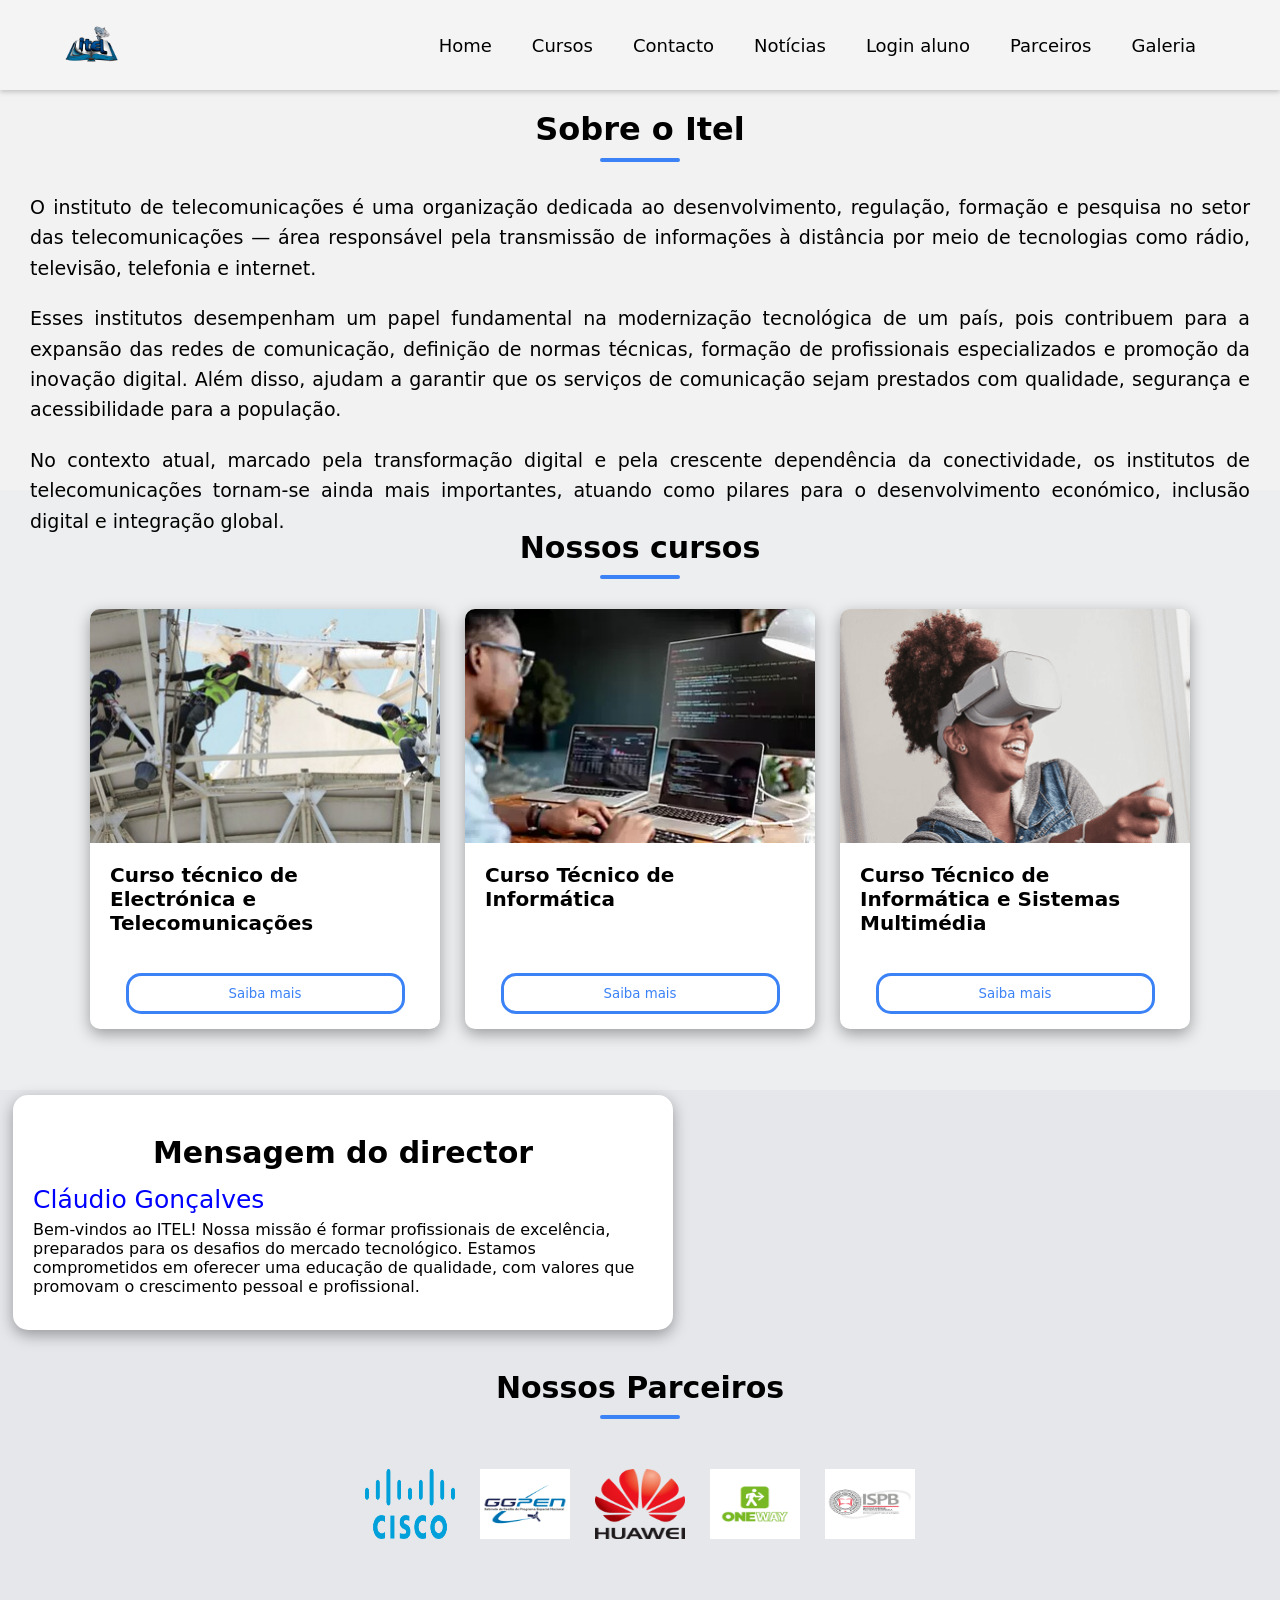
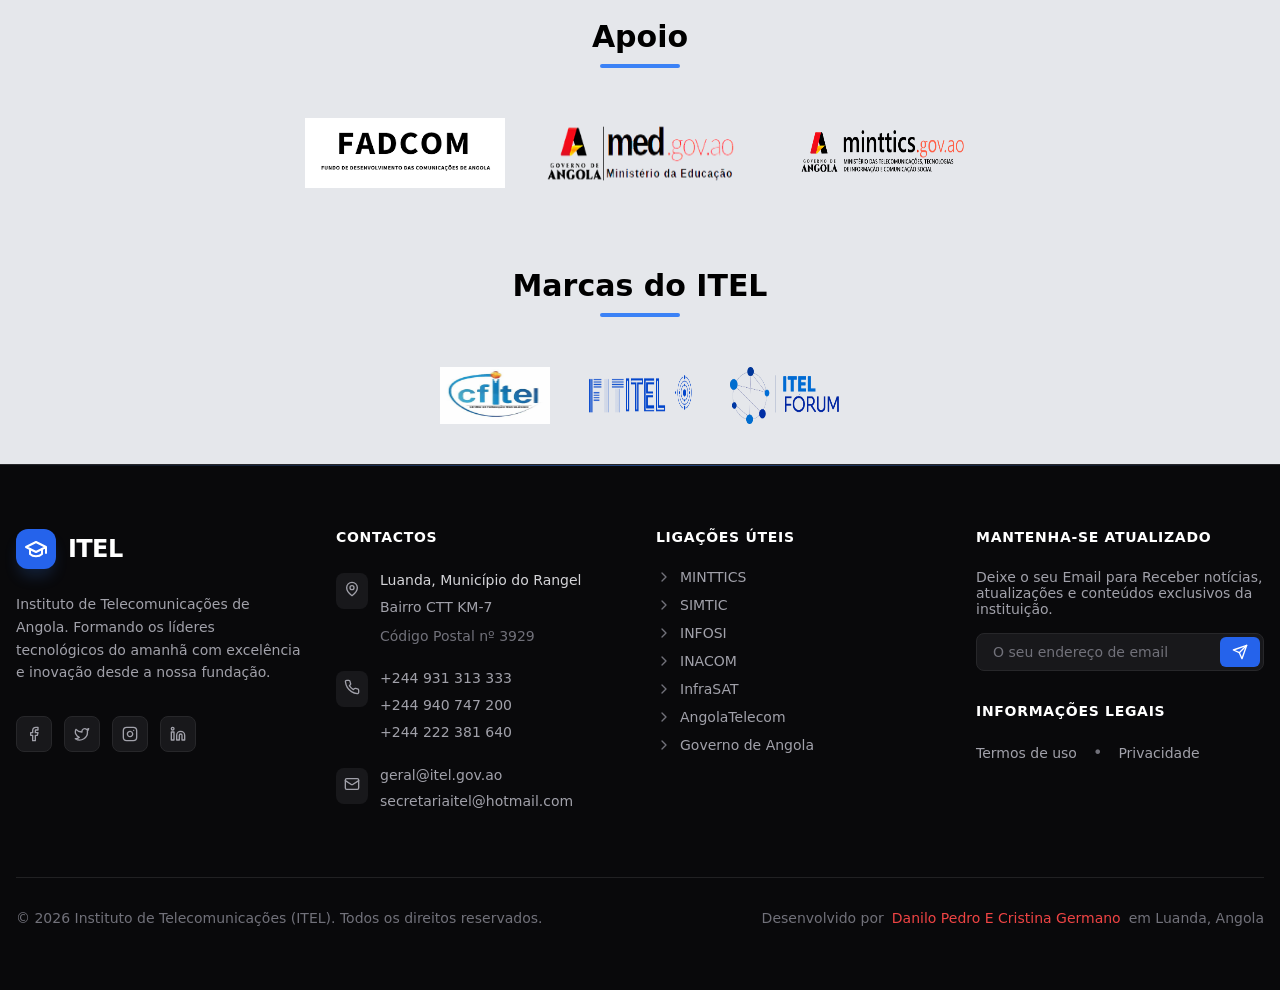
<file: Index.html>
<!DOCTYPE html>
<html lang="PT">

<head>
    <meta charset="UTF-8">
    <meta name="viewport" content="width=device-width, initial-scale=1.0">
    <title>ITEL</title>
    <link rel="stylesheet" href="Estilos Itel/estilo.css">
</head>

<body>
    <header>
        <div class="Navbar">
            <div class="Logo">
                <img src="Logo Itel/oficial.png" alt="">
            </div>
            <div>
                <nav>
                    <ol>
                        <li><a href="#">Home</a></li>
                        <li><a href="#Curso">Cursos</a></li>
                        <li><a href="#footer">Contacto</a></li>
                        <li><a href="noticias/noticia.html">Notícias</a></li>
                        <li><a href="login aluno/loginAluno.html">Login aluno</a></li>
                        <li><a href="#Parceiros">Parceiros</a></li>
                        <li><a href="itel - ex-direitores/itel - ex-direitores/ex-direitores.html">Galeria</a></li>
                    </ol>
                </nav>
            </div>
        </div>
    </header>
    <Main>
        <h1>Sobre o Itel</h1>
        <P> O instituto de telecomunicações é uma organização dedicada ao desenvolvimento, regulação, formação e
            pesquisa no setor das telecomunicações — área responsável pela transmissão de informações à distância
            por meio de tecnologias como rádio, televisão, telefonia e internet.</P>

        <p>Esses institutos desempenham um papel fundamental na modernização tecnológica de um país, pois contribuem
            para a expansão das redes de comunicação, definição de normas técnicas, formação de profissionais
            especializados e promoção da inovação digital. Além disso, ajudam a garantir que os serviços de
            comunicação sejam prestados com qualidade, segurança e acessibilidade para a população.</p>

        <p>No contexto atual, marcado pela transformação digital e pela crescente dependência da conectividade, os
            institutos de telecomunicações tornam-se ainda mais importantes, atuando como pilares para o
            desenvolvimento económico, inclusão digital e integração global.</p>
    </Main>

    <section class="Corpo" id="Curso">
        <h2>Nossos cursos</h2>
        <div class="paiCurso">
            <div class="filhaCurso">
                <div><img src="img/telecomunicacoes.png" alt="">
                </div>
                <div>
                    <p>Curso técnico de Electrónica e Telecomunicações</p>
                </div>
                <button>Saiba mais</button>
            </div>

            <div class="filhaCurso">
                <div><img src="img/informatica.jpg" alt=""></div>

                <div>
                    <p>Curso Técnico de Informática</p>
                </div>
                <button>Saiba mais</button>
            </div>
            <div class="filhaCurso">
                <div><img src="img/multimedia.png" alt=""></div>

                <div>
                    <p>Curso Técnico de Informática e Sistemas Multimédia </p>
                </div>
                <button>Saiba mais</button>
            </div>
        </div>
    </section>

    <section>

        <div>
            <div class="Mensagem">
                <div>
                    <div class="MensagemClaudio">
                        <h2>Mensagem do director</h2>
                        <p>Cláudio Gonçalves</p>
                    </div>
                    <p> Bem-vindos ao ITEL! Nossa missão é formar profissionais de excelência, preparados para os
                        desafios
                        do mercado tecnológico. Estamos comprometidos em oferecer uma educação de qualidade, com valores
                        que
                        promovam o crescimento pessoal e profissional.
                    </p>
                </div>
            </div>
        </div>
    </section>

    <section>
        <div>
            <h2 id="Parceiros">Nossos Parceiros</h2>
        </div>
        <div class="Parceiros">
            <img src="Nossos parceiros/cisco.png" alt="">
            <img src="Nossos parceiros/ggpen.png" alt="">
            <img src="Nossos parceiros/huawei.png" alt="">
            <img src="Nossos parceiros/oneway.png" alt="">
            <img src="Nossos parceiros/polibenguela.png" alt="">
        </div>
    </section>

    <section>
        <div>
            <h2>Apoio</h2>
        </div>
        <div class="Apoio">
            <img src="apoios/fadcom.png" alt="">
            <img src="apoios/med.png" alt="">
            <img src="apoios/minttics.png" alt="">
        </div>
    </section>
    <section>
        <div>
            <h2>Marcas do ITEL</h2>
        </div>
        <div class="Marcas">
            <img src="Marcas do ITEL/cfitel.jpg" alt="">
            <img src="Marcas do ITEL/fititel.png" alt="">
            <img src="Marcas do ITEL/itel_forum.png" alt="">
        </div>
    </section>
    </div>
    <footer class="footer" id="footer">

        <div class="footer-gradient"></div>

        <div class="footer-container">
            <div class="footer-grid">

                <div class="footer-col brand-col">
                    <div class="brand-header">
                        <div class="brand-logo">
                            <svg xmlns="http://www.w3.org/2000/svg" width="24" height="24" viewBox="0 0 24 24"
                                fill="none" stroke="currentColor" stroke-width="2" stroke-linecap="round"
                                stroke-linejoin="round">
                                <path d="M22 10v6M2 10l10-5 10 5-10 5z" />
                                <path d="M6 12v5c3 3 9 3 12 0v-5" />
                            </svg>
                        </div>
                        <span class="brand-name">ITEL</span>
                    </div>
                    <p class="brand-desc">
                        Instituto de Telecomunicações de Angola. Formando os líderes tecnológicos do amanhã com
                        excelência e inovação desde a nossa fundação.
                    </p>
                    <div class="social-links">
                        <a href="#" aria-label="Facebook">
                            <svg xmlns="http://www.w3.org/2000/svg" width="16" height="16" viewBox="0 0 24 24"
                                fill="none" stroke="currentColor" stroke-width="2" stroke-linecap="round"
                                stroke-linejoin="round">
                                <path d="M18 2h-3a5 5 0 0 0-5 5v3H7v4h3v8h4v-8h3l1-4h-4V7a1 1 0 0 1 1-1h3z" />
                            </svg>
                        </a>
                        <a href="#" aria-label="Twitter">
                            <svg xmlns="http://www.w3.org/2000/svg" width="16" height="16" viewBox="0 0 24 24"
                                fill="none" stroke="currentColor" stroke-width="2" stroke-linecap="round"
                                stroke-linejoin="round">
                                <path
                                    d="M22 4s-.7 2.1-2 3.4c1.6 10-9.4 17.3-18 11.6 2.2.1 4.4-.6 6-2C3 15.5.5 9.6 3 5c2.2 2.6 5.6 4.1 9 4-.9-4.2 4-6.6 7-3.8 1.1 0 3-1.2 3-1.2z" />
                            </svg>
                        </a>
                        <a href="#" aria-label="Instagram">
                            <svg xmlns="http://www.w3.org/2000/svg" width="16" height="16" viewBox="0 0 24 24"
                                fill="none" stroke="currentColor" stroke-width="2" stroke-linecap="round"
                                stroke-linejoin="round">
                                <rect width="20" height="20" x="2" y="2" rx="5" ry="5" />
                                <path d="M16 11.37A4 4 0 1 1 12.63 8 4 4 0 0 1 16 11.37z" />
                                <line x1="17.5" x2="17.51" y1="6.5" y2="6.5" />
                            </svg>
                        </a>
                        <a href="#" aria-label="LinkedIn">
                            <svg xmlns="http://www.w3.org/2000/svg" width="16" height="16" viewBox="0 0 24 24"
                                fill="none" stroke="currentColor" stroke-width="2" stroke-linecap="round"
                                stroke-linejoin="round">
                                <path
                                    d="M16 8a6 6 0 0 1 6 6v7h-4v-7a2 2 0 0 0-2-2 2 2 0 0 0-2 2v7h-4v-7a6 6 0 0 1 6-6z" />
                                <rect width="4" height="12" x="2" y="9" />
                                <circle cx="4" cy="4" r="2" />
                            </svg>
                        </a>
                    </div>
                </div>

                <div class="footer-col">
                    <h3 class="col-title">Contactos</h3>
                    <ul class="contact-list">
                        <li class="contact-item">
                            <div class="icon-box">
                                <svg xmlns="http://www.w3.org/2000/svg" width="16" height="16" viewBox="0 0 24 24"
                                    fill="none" stroke="currentColor" stroke-width="2" stroke-linecap="round"
                                    stroke-linejoin="round">
                                    <path d="M20 10c0 6-8 12-8 12s-8-6-8-12a8 8 0 0 1 16 0Z" />
                                    <circle cx="12" cy="10" r="3" />
                                </svg>
                            </div>
                            <div class="contact-info">
                                <p class="highlight-text">Luanda, Município do Rangel</p>
                                <p>Bairro CTT KM-7</p>
                                <p class="sub-text">Código Postal nº 3929</p>
                            </div>
                        </li>
                        <li class="contact-item">
                            <div class="icon-box">
                                <svg xmlns="http://www.w3.org/2000/svg" width="16" height="16" viewBox="0 0 24 24"
                                    fill="none" stroke="currentColor" stroke-width="2" stroke-linecap="round"
                                    stroke-linejoin="round">
                                    <path
                                        d="M22 16.92v3a2 2 0 0 1-2.18 2 19.79 19.79 0 0 1-8.63-3.07 19.5 19.5 0 0 1-6-6 19.79 19.79 0 0 1-3.07-8.67A2 2 0 0 1 4.11 2h3a2 2 0 0 1 2 1.72 12.84 12.84 0 0 0 .7 2.81 2 2 0 0 1-.45 2.11L8.09 9.91a16 16 0 0 0 6 6l1.27-1.27a2 2 0 0 1 2.11-.45 12.84 12.84 0 0 0 2.81.7A2 2 0 0 1 22 16.92z" />
                                </svg>
                            </div>
                            <div class="contact-info">
                                <a href="tel:+244931313333">+244 931 313 333</a>
                                <a href="tel:+244940747200">+244 940 747 200</a>
                                <a href="tel:+244222381640">+244 222 381 640</a>
                            </div>
                        </li>
                        <li class="contact-item">
                            <div class="icon-box">
                                <svg xmlns="http://www.w3.org/2000/svg" width="16" height="16" viewBox="0 0 24 24"
                                    fill="none" stroke="currentColor" stroke-width="2" stroke-linecap="round"
                                    stroke-linejoin="round">
                                    <rect width="20" height="16" x="2" y="4" rx="2" />
                                    <path d="m22 7-8.97 5.7a1.94 1.94 0 0 1-2.06 0L2 7" />
                                </svg>
                            </div>
                            <div class="contact-info">
                                <a href="mailto:geral@itel.gov.ao">geral@itel.gov.ao</a>
                                <a href="mailto:secretariaitel@hotmail.com">secretariaitel@hotmail.com</a>
                            </div>
                        </li>
                    </ul>
                </div>

                <div class="footer-col">
                    <h3 class="col-title">Ligações Úteis</h3>
                    <ul class="links-list">
                        <li><a href="#"><svg xmlns="http://www.w3.org/2000/svg" width="16" height="16"
                                    viewBox="0 0 24 24" fill="none" stroke="currentColor" stroke-width="2"
                                    stroke-linecap="round" stroke-linejoin="round">
                                    <path d="m9 18 6-6-6-6" />
                                </svg> <span>MINTTICS</span></a></li>
                        <li><a href="#"><svg xmlns="http://www.w3.org/2000/svg" width="16" height="16"
                                    viewBox="0 0 24 24" fill="none" stroke="currentColor" stroke-width="2"
                                    stroke-linecap="round" stroke-linejoin="round">
                                    <path d="m9 18 6-6-6-6" />
                                </svg> <span>SIMTIC</span></a></li>
                        <li><a href="#"><svg xmlns="http://www.w3.org/2000/svg" width="16" height="16"
                                    viewBox="0 0 24 24" fill="none" stroke="currentColor" stroke-width="2"
                                    stroke-linecap="round" stroke-linejoin="round">
                                    <path d="m9 18 6-6-6-6" />
                                </svg> <span>INFOSI</span></a></li>
                        <li><a href="#"><svg xmlns="http://www.w3.org/2000/svg" width="16" height="16"
                                    viewBox="0 0 24 24" fill="none" stroke="currentColor" stroke-width="2"
                                    stroke-linecap="round" stroke-linejoin="round">
                                    <path d="m9 18 6-6-6-6" />
                                </svg> <span>INACOM</span></a></li>
                        <li><a href="#"><svg xmlns="http://www.w3.org/2000/svg" width="16" height="16"
                                    viewBox="0 0 24 24" fill="none" stroke="currentColor" stroke-width="2"
                                    stroke-linecap="round" stroke-linejoin="round">
                                    <path d="m9 18 6-6-6-6" />
                                </svg> <span>InfraSAT</span></a></li>
                        <li><a href="#"><svg xmlns="http://www.w3.org/2000/svg" width="16" height="16"
                                    viewBox="0 0 24 24" fill="none" stroke="currentColor" stroke-width="2"
                                    stroke-linecap="round" stroke-linejoin="round">
                                    <path d="m9 18 6-6-6-6" />
                                </svg> <span>AngolaTelecom</span></a></li>
                        <li><a href="#"><svg xmlns="http://www.w3.org/2000/svg" width="16" height="16"
                                    viewBox="0 0 24 24" fill="none" stroke="currentColor" stroke-width="2"
                                    stroke-linecap="round" stroke-linejoin="round">
                                    <path d="m9 18 6-6-6-6" />
                                </svg> <span>Governo de Angola</span></a></li>
                    </ul>
                </div>

                <div class="footer-col newsletter-col">
                    <div class="newsletter-section">
                        <h3 class="col-title">Mantenha-se Atualizado</h3>
                        <p class="newsletter-desc">Deixe o seu Email para Receber notícias, atualizações e conteúdos exclusivos da instituição.</p>
                        <form class="newsletter-form" onsubmit="event.preventDefault();">
                            <input type="email" placeholder="O seu endereço de email" required>
                            <button type="submit" aria-label="Subscrever">
                                <svg xmlns="http://www.w3.org/2000/svg" width="16" height="16" viewBox="0 0 24 24"
                                    fill="none" stroke="currentColor" stroke-width="2" stroke-linecap="round"
                                    stroke-linejoin="round">
                                    <path d="m22 2-7 20-4-9-9-4Z" />
                                    <path d="M22 2 11 13" />
                                </svg>
                            </button>
                        </form>
                    </div>

                    <div class="legal-section">
                        <h3 class="col-title">Informações Legais</h3>
                        <div class="legal-links">
                            <a href="#">Termos de uso</a>
                            <span class="separator">•</span>
                            <a href="#">Privacidade</a>
                        </div>
                    </div>
                </div>

            </div>

            <div class="footer-bottom">
                <p class="copyright">
                    © 2026 Instituto de Telecomunicações (ITEL). Todos os direitos reservados.
                </p>
                <div class="made-with">
                    <span>Desenvolvido por</span>
                    <span class="heart">Danilo Pedro E Cristina Germano</span>
                    <span>em Luanda, Angola</span>
                </div>
            </div>
        </div>
    </footer>
</body>

</html>
</file>
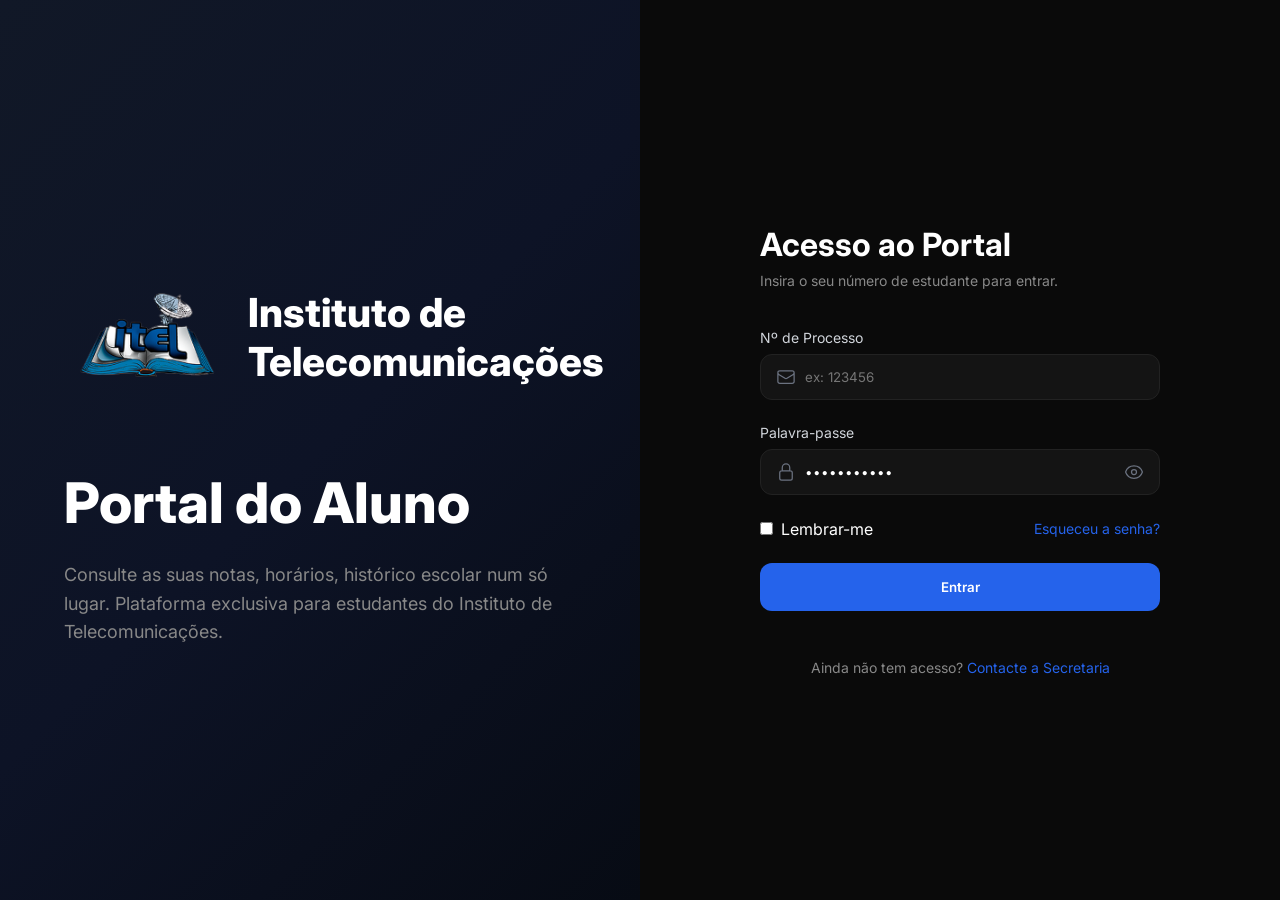
<file: login aluno/loginAluno.html>
<!DOCTYPE html>
<html lang="pt">

<head>
    <meta charset="UTF-8">
    <meta name="viewport" content="width=device-width, initial-scale=1.0">
    <title>ITEL - Portal do Aluno</title>
    <link rel="stylesheet" href="loginAluno.css">
    <link href="https://fonts.googleapis.com/css2?family=Inter:wght@400;500;600;700;800&display=swap" rel="stylesheet">
</head>

<body>

    <div class="container">

        <div class="left-panel">
            <div class="logo-container">
                <div class="logo-icon">
                    <img src="../Logo Itel/oficial.png" alt="">
                </div>
                <span class="logo-text">Instituto de Telecomunicações</span>
            </div>
            <h1 class="title">Portal do Aluno</h1>
            <p class="description">
                Consulte as suas notas, horários, histórico escolar num só lugar. Plataforma exclusiva para
                estudantes do Instituto de Telecomunicações.
            </p>
        </div>

        <div class="right-panel">
            <div class="form-container">
                <h2 class="form-title">Acesso ao Portal</h2>
                <p class="form-subtitle">Insira o seu número de estudante para entrar.</p>

                <form action="../Index.html">
                    <div class="input-group">
                        <label>Nº de Processo</label>
                        <div class="input-wrapper">
                            <svg class="input-icon" fill="none" viewBox="0 0 24 24" stroke="currentColor"
                                stroke-width="1.5">
                                <path stroke-linecap="round" stroke-linejoin="round"
                                    d="M21.75 6.75v10.5a2.25 2.25 0 01-2.25 2.25h-15a2.25 2.25 0 01-2.25-2.25V6.75m19.5 0A2.25 2.25 0 0019.5 4.5h-15a2.25 2.25 0 00-2.25 2.25m19.5 0v.243a2.25 2.25 0 01-1.07 1.916l-7.5 4.615a2.25 2.25 0 01-2.36 0L3.32 8.91a2.25 2.25 0 01-1.07-1.916V6.75" />
                            </svg>
                            <input type="text" class="input-field" placeholder="ex: 123456">
                        </div>
                    </div>

                    <div class="input-group">
                        <label>Palavra-passe</label>
                        <div class="input-wrapper">
                            <svg class="input-icon" fill="none" viewBox="0 0 24 24" stroke="currentColor"
                                stroke-width="1.5">
                                <path stroke-linecap="round" stroke-linejoin="round"
                                    d="M16.5 10.5V6.75a4.5 4.5 0 10-9 0v3.75m-.75 11.25h10.5a2.25 2.25 0 002.25-2.25v-6.75a2.25 2.25 0 00-2.25-2.25H6.75a2.25 2.25 0 00-2.25 2.25v6.75a2.25 2.25 0 002.25 2.25z" />
                            </svg>
                            <input type="password" class="input-field" value="password123"
                                style="padding-right: 2.75rem;">
                            <svg class="input-icon-right" fill="none" viewBox="0 0 24 24" stroke="currentColor"
                                stroke-width="1.5">
                                <path stroke-linecap="round" stroke-linejoin="round"
                                    d="M2.036 12.322a1.012 1.012 0 010-.639C3.423 7.51 7.36 4.5 12 4.5c4.638 0 8.573 3.007 9.963 7.178.07.207.07.431 0 .639C20.577 16.49 16.64 19.5 12 19.5c-4.638 0-8.573-3.007-9.963-7.178z" />
                                <path stroke-linecap="round" stroke-linejoin="round"
                                    d="M15 12a3 3 0 11-6 0 3 3 0 016 0z" />
                            </svg>
                        </div>
                    </div>

                    <div class="form-options">
                        <div class="checkbox-group">
                            <input type="checkbox" id="remember">
                            <label for="remember">Lembrar-me</label>
                        </div>
                        <a href="#" class="link">Esqueceu a senha?</a>
                    </div>

                    <button type="submit" class="btn-submit">Entrar</button>
                </form>

                <p class="footer-text">
                    Ainda não tem acesso? <a href="#" class="link">Contacte a Secretaria</a>
                </p>
            </div>
        </div>
    </div>

</body>

</html>
</file>
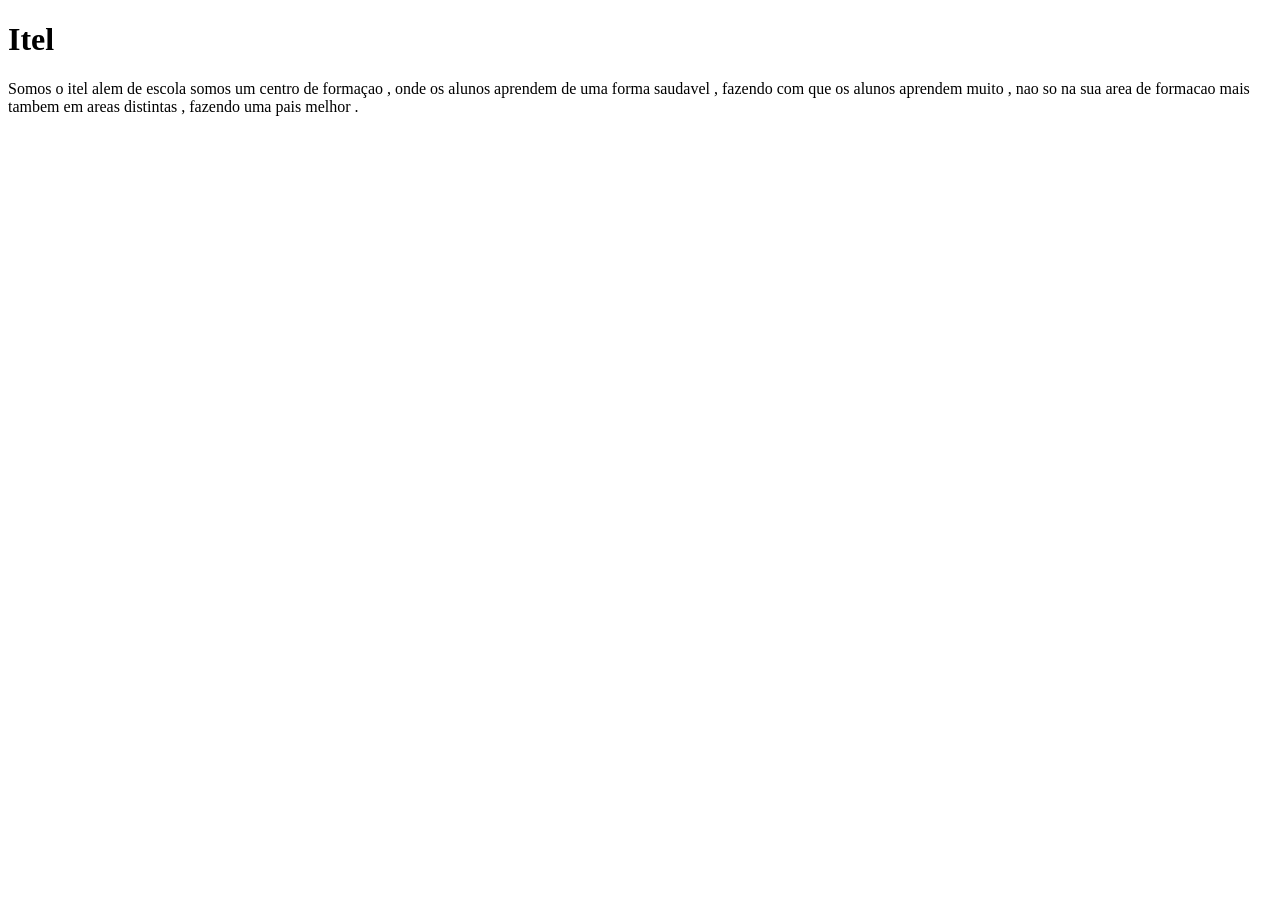
<file: noticias/Aulapratica.html>
<!DOCTYPE html>
<html lang="br-pr">
<head>
    <meta charset="UTF-8">
    <meta name="viewport" content="width=device-width, initial-scale=1.0">
    <title>Document</title>
</head>
<body>
    <head id="head">
        <div id="nav-link">
            <a href="home"></a>
            <a href="Sobre"></a>
            <a href="Aluno"></a>
            <a href="Actualidade"></a>
            <a href="Secretaria"></a>
            <a href="Galeria"></a>
            <a href="Huawei"></a>
            <a href="CFITEL"></a>
        </div>
        </head>
        <h1>Itel</h1>
        <p>Somos o itel alem de escola somos um centro de formaçao , onde os alunos aprendem de uma forma saudavel , 
            fazendo com que os alunos aprendem muito , nao so na sua area de formacao 
            mais tambem em areas distintas , fazendo uma pais melhor . </p>
            

    
  
</body>
</html>
</file>
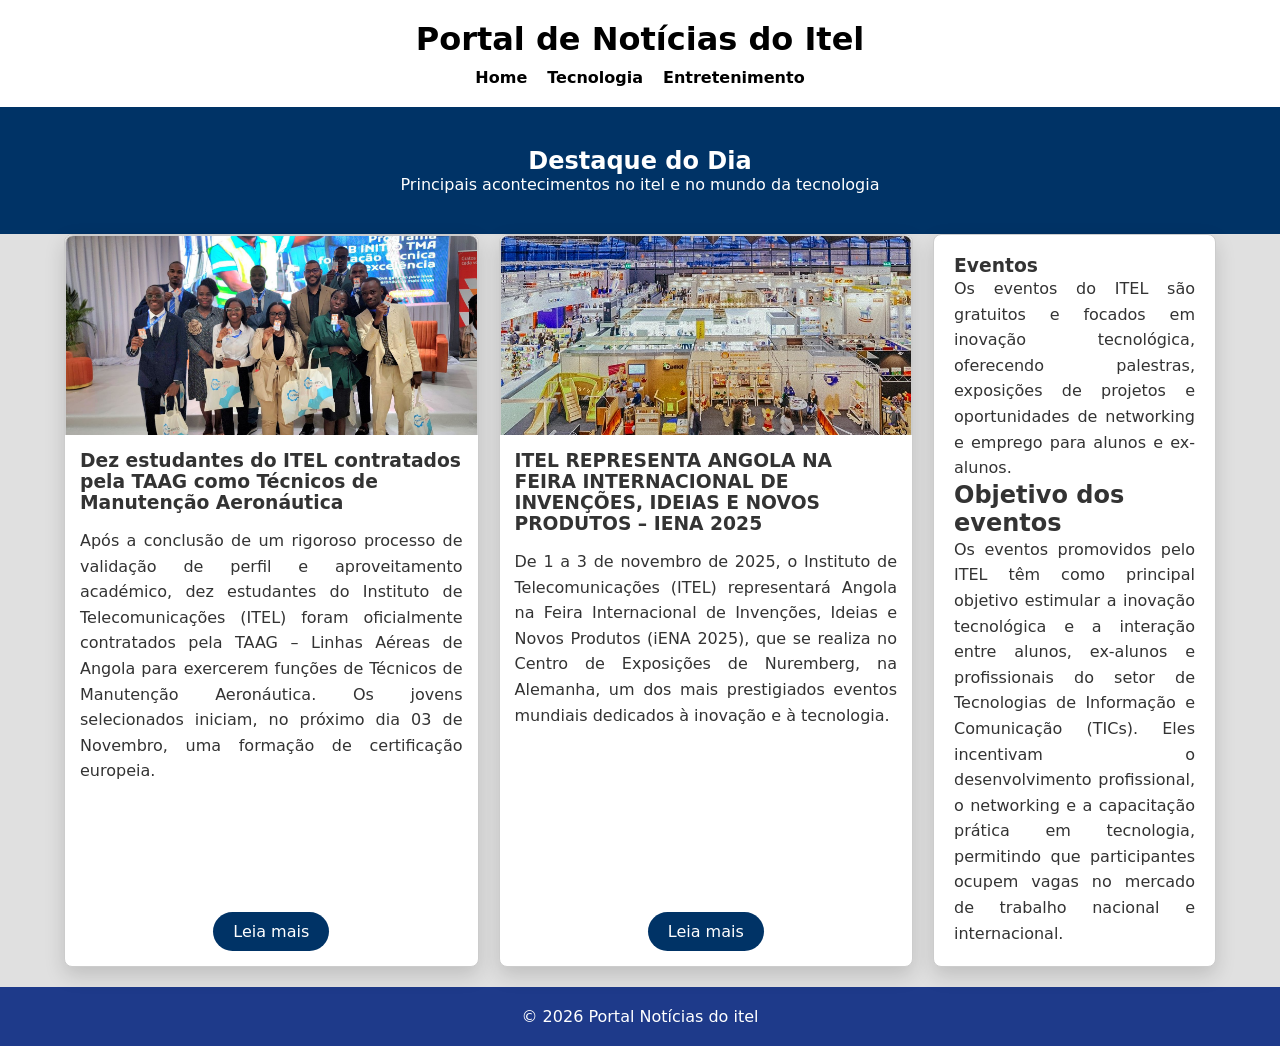
<file: noticias/noticia.html>
<!DOCTYPE html>
<html lang="PT">

<head>
    <meta charset="UTF-8">
    <meta name="viewport" content="width=device-width, initial-scale=1.0">
    <title>Portal Notícias do Itel</title>
    <link rel="stylesheet" href="noticia.css">
</head>

<body>

    <header>
        <div class="container">
            <h1>Portal de Notícias do Itel</h1>
            <nav>
                <ul>
                    <li><a href="../Index.html">Home</a></li>
                    <li><a href="#">Tecnologia</a></li>
                    <li><a href="#">Entretenimento</a></li>
                </ul>
            </nav>
        </div>
    </header>

    <section class="banner">
        <div class="container">
            <h2>Destaque do Dia</h2>
            <p>Principais acontecimentos no itel e no mundo da tecnologia</p>
        </div>
    </section>

    <main class="container">

        <section class="noticias">

            <article class="card">
                <img src="1764451735_692b6597da26c.jpg">
                <h3>Dez estudantes do ITEL contratados pela TAAG como Técnicos de Manutenção Aeronáutica </h3>
                <p>Após a conclusão de um rigoroso processo de validação de perfil e aproveitamento académico,
                    dez estudantes do Instituto de Telecomunicações (ITEL) foram oficialmente contratados pela TAAG –
                    Linhas Aéreas de Angola para exercerem funções de Técnicos de Manutenção Aeronáutica.
                    Os jovens selecionados iniciam, no próximo dia 03 de Novembro, uma formação de certificação
                    europeia.
                </p>
                <a href="#" class="btn">Leia mais</a>
            </article>


            <article class="card">
                <img src="imagem do itel.jpg" alt="Notícia 3">
                <h3>ITEL REPRESENTA ANGOLA NA FEIRA INTERNACIONAL DE INVENÇÕES,
                    IDEIAS E NOVOS PRODUTOS – IENA 2025</h3>
                <p>De 1 a 3 de novembro de 2025, o Instituto de Telecomunicações (ITEL)
                    representará Angola na Feira Internacional de Invenções, Ideias e Novos Produtos (iENA 2025),
                    que se realiza no Centro de Exposições de Nuremberg, na Alemanha,
                    um dos mais prestigiados eventos mundiais dedicados à inovação e à tecnologia.</p>
                <a href="#" class="btn">Leia mais</a>
            </article>

        </section>

        <aside class="sidebar">
            <h3>Eventos</h3>
            <p>Os eventos do ITEL são gratuitos e focados em inovação tecnológica,
                oferecendo palestras, exposições de projetos e oportunidades de networking e
                emprego para alunos e ex-alunos.
            </p>
            <h2>Objetivo dos eventos</h2>
            <p>Os eventos promovidos pelo ITEL têm como principal objetivo estimular a inovação tecnológica e a
                interação entre alunos, ex-alunos e profissionais do setor de Tecnologias de Informação e Comunicação (TICs).
                Eles incentivam o desenvolvimento profissional, o networking e a capacitação prática em tecnologia,
                permitindo que participantes ocupem vagas no mercado de trabalho nacional e internacional.
            </p>

        </aside>

    </main>

    <footer>
        <div class="container">
            <p>&copy; 2026 Portal Notícias do itel </p>
        </div>
    </footer>

</body>

</html>
</file>
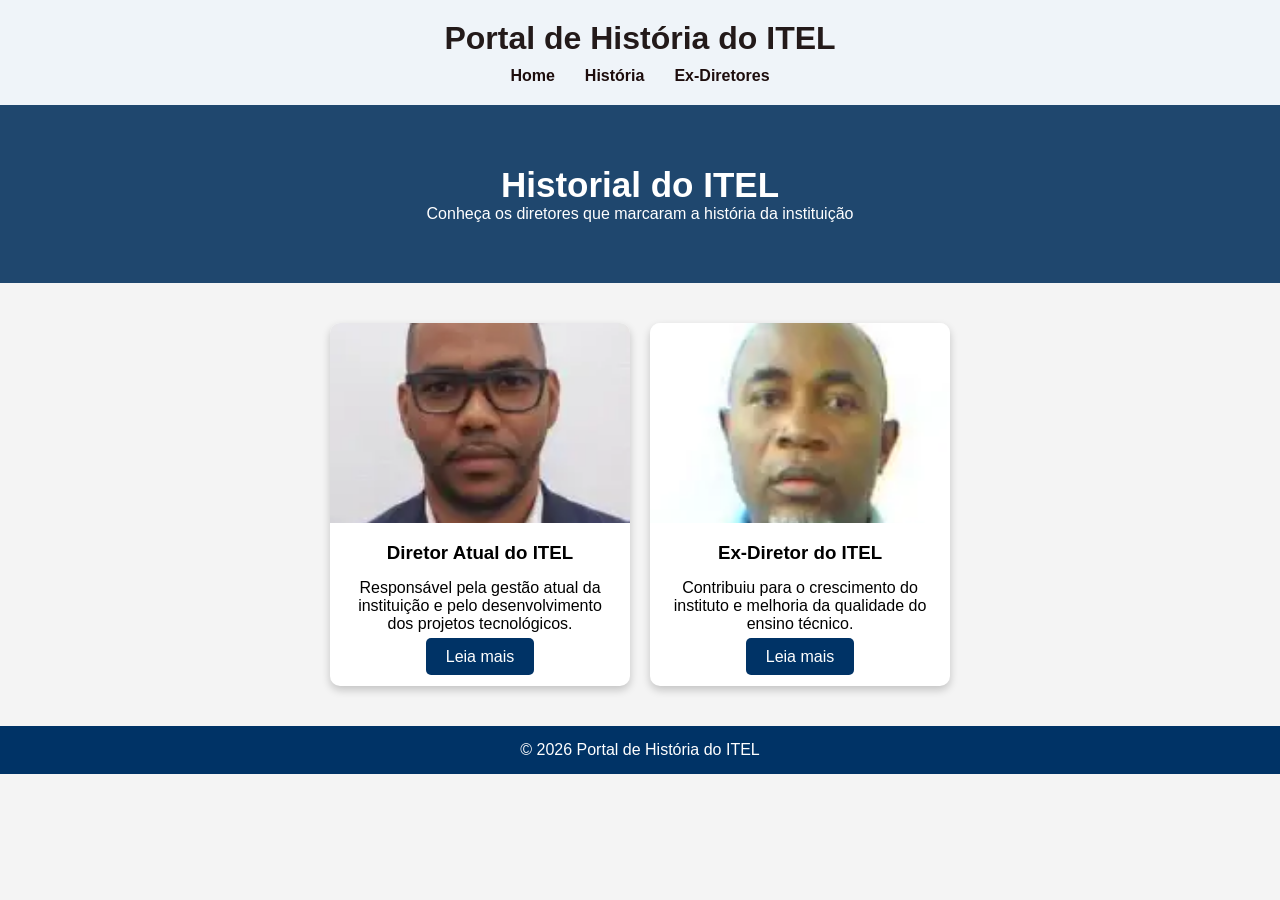
<file: itel - ex-direitores/itel - ex-direitores/ex-direitores.html>
<!DOCTYPE html>
<html lang="pt">
<head>
<meta charset="UTF-8">
<meta name="viewport" content="width=device-width, initial-scale=1.0">

<title>Portal de História do ITEL</title>

<link rel="stylesheet" href="ex-direitores.css">

</head>

<body>

<header>

<div class="container">

<h1>Portal de História do ITEL</h1>

<nav>
<ul>
<li><a href="../../Index.html">Home</a></li>
<li><a href="#">História</a></li>
<li><a href="#">Ex-Diretores</a></li>
</ul>
</nav>

</div>

</header>


<section class="banner">

<h2>Historial do ITEL</h2>

<p>Conheça os diretores que marcaram a história da instituição</p>

</section>


<main class="container">

<section class="noticias">

<article class="card">

<img src="imagem/direitor.webp">

<h3>Diretor Atual do ITEL</h3>

<p>
Responsável pela gestão atual da instituição e pelo desenvolvimento
dos projetos tecnológicos.
</p>

<a href="#" class="btn">Leia mais</a>

</article>



<article class="card">

<img src="imagem/imagem.webp">

<h3>Ex-Diretor do ITEL</h3>

<p>
Contribuiu para o crescimento do instituto e melhoria da qualidade
do ensino técnico.
</p>

<a href="#" class="btn">Leia mais</a>

</article>

</section>

</main>


<footer>

<p>© 2026 Portal de História do ITEL</p>

</footer>

</body>
</html>
    









































</body>
</html>
</file>
<file: Estilos Itel/estilo.css>
* {
    margin: 0;
    padding: 0;
    box-sizing: border-box;
    font-family: system-ui, -apple-system, BlinkMacSystemFont, 'Segoe UI', Roboto, Oxygen, Ubuntu, Cantarell, 'Open Sans', 'Helvetica Neue', sans-serif;
}
html{
    scroll-behavior: smooth;
}

.Navbar {
    display: flex;
    justify-content: space-between;
    align-items: center;
    padding: 15px 5%;

}

.Logo img {
    width: 56px;
    height: 60px;
    display: block;
}

header {
    background-color: rgba(245, 245, 245, 0.95);
    position: sticky;
    top: 0;
    box-shadow: 0 2px 5px rgba(0, 0, 0, 0.2);
    z-index: 1000;
}

nav ol {
    list-style: none;
    display: flex;
    flex-direction: row;
    gap: 20px;
}

nav a {
    text-decoration: none;
    color: black;
    padding: 0px 20px 10px 0;
    position: relative;
    font-size: 18px;
}

nav a::after {
    content: " ";
    width: 0%;
    height: 4px;
    background-color: black;
    border-radius: 15px;
    position: absolute;
    bottom: 0;
    left: 0;
    transition: 0.5s ease-in-out;
}

nav a:hover::after {
    width: 100%;
}

h1 {
    text-align: center;
    padding-bottom: 10px;
}

h1::after {
    content: "";
    display: block;
    width: 80px;
    height: 4px;
    background-color: #3b82f6;
    margin: 10px auto 0 auto;
    border-radius: 2px;
}

.Corpo {
    background-color: #eceeef;
    width: 100%;
    height: 600px;
}

main {
    display: block;
    width: auto;
    height: 400px;
    background-color: #f2f2f2;
    padding: 20px 10px;
}

main p {
    text-align: justify;
    font-size: 19px;
    line-height: 1.6;
    padding: 20px 20px 0 20px;
}

body {
    background-color: #e5e7eb;
}

h2 {
    text-align: center;
    font-size: 30px;
    padding-top: 40px;
    padding-bottom: 30px;
}

h2::after {
    content: "";
    display: block;
    width: 80px;
    height: 4px;
    background-color: #3b82f6;
    margin: 10px auto 0 auto;
    border-radius: 2px;
}

.paiCurso {
    display: flex;
    gap: 25px;
    justify-content: center;
    flex-wrap: nowrap;
    border-radius: 20px;
}

.filhaCurso {
    width: 350px;
    height: 420px;
    display: flex;
    flex-direction: column;
    background-color: rgb(255, 255, 255);
    text-align: center;
    box-shadow: rgba(0, 0, 0, 0.35) 0px 5px 15px;
    border-radius: 10px;
}
.filhaCurso:hover {
    transform: translateY(-3.5px);
    transition: 0.5s ease-in-out;
    box-shadow: 0px 15px 25px rgba(0, 0, 0, 0.5);
}

.filhaCurso p {
    font-size: 20px;
    padding: 20px 10px 0 20px;
    text-align: left;
    font-weight: 700;
}

.filhaCurso img {
    display: block;
    width: 100%;
    height: 100%;
    border-radius: 10px 10px 0 0;
}

.filhaCurso button {
    margin-top: auto;
    margin-bottom: 15px;
    align-self: center;
    padding: 10px 100px;
    background-color: white;
    color: #3b82f6;
    border: solid #3b82f6;
    border-radius: 15px;
    cursor: pointer;
}

.filhaCurso button:hover {
    transform: scale(1.05);
    background-color: #3b82f6;
    color: white;
    transition: 0.5s ease-in-out;
}

.Mensagem {
    padding-left: 20px;
    padding-right: 20px;
    display: block;
    width: 660px;
    height: 235px;
    background-color: rgb(255, 255, 255);
    border-radius: 15px;
    box-shadow: rgba(0, 0, 0, 0.35) 0px 5px 15px;
    margin-left: 13px;
    margin-top: 5px;
    animation: moverDireita 15s ease-in-out infinite;
}

.MensagemClaudio h2 {
    padding-bottom: 0px;
}

.Mensagem h2::after {
    width: 0;
    height: 0;
}

.MensagemClaudio {
    text-align: center;
}

.MensagemClaudio p {
    color: blue;
    font-size: 25px;
    text-align: justify;
    line-height: 1.6;
}

.Parceiros {
    display: flex;
    justify-content: center;
    gap: 25px;
    padding-bottom: 40px;
}

.Parceiros img {
    width: 90px;
    height: 70px;
    margin-top: 20px;
}

.Apoio {
    display: flex;
    justify-content: center;
    gap: 35px;
    padding-bottom: 40px;
}

.Apoio img {
    width: 200px;
    height: 70px;
    margin-top: 20px;
}

.Marcas {
    display: flex;
    justify-content: center;
    gap: 35px;
    padding-bottom: 40px;
}

.Marcas img {
    width: 110px;
    height: 57px;
    margin-top: 20px;
}

@keyframes moverDireita {
    0% {
        transform: translateX(0);
    }

    50% {
        transform: translateX(250px);
    }

    100% {
        transform: translateX(0);
    }
}
:root {
    --bg-main: #09090b;      
    --bg-secondary: #18181b;  
    --border-color: #27272a; 
    
    --text-muted: #71717a;   
    --text-regular: #a1a1aa;  
    --text-highlight: #d4d4d8;
    --text-white: #ffffff;
    
    --brand-blue: #2563eb;
    --brand-blue-hover: #1d4ed8;
    --brand-blue-light: #3b82f6;
    
    --heart-color: #ef4444;
}

.footer {
    background-color: var(--bg-main);
    color: var(--text-regular);
    border-top: 1px solid var(--border-color);
    position: relative;
    overflow: hidden;
}

.footer-gradient {
    position: absolute;
    top: 0;
    left: 50%;
    transform: translateX(-50%);
    width: 100%;
    height: 1px;
    background: linear-gradient(90deg, transparent, rgba(59, 130, 246, 0.5), transparent);
}

.footer-container {
    max-width: 1280px;
    margin: 0 auto;
    padding: 4rem 1rem;
}

.footer-grid {
    display: grid;
    grid-template-columns: 1fr;
    gap: 3rem;
}

@media (min-width: 768px) {
    .footer-grid {
        grid-template-columns: repeat(2, 1fr);
    }
}

@media (min-width: 1024px) {
    .footer-grid {
        grid-template-columns: repeat(4, 1fr);
        gap: 2rem;
    }
}

.footer-col {
    display: flex;
    flex-direction: column;
}

.col-title {
    color: var(--text-white);
    font-size: 0.875rem;
    font-weight: 600;
    text-transform: uppercase;
    letter-spacing: 0.05em;
    margin-bottom: 1.5rem;
}

.brand-col {
    gap: 1.5rem;
}

.brand-header {
    display: flex;
    align-items: center;
    gap: 0.75rem;
}

.brand-logo {
    width: 2.5rem;
    height: 2.5rem;
    background-color: var(--brand-blue);
    border-radius: 0.75rem;
    display: flex;
    align-items: center;
    justify-content: center;
    color: var(--text-white);
    box-shadow: 0 10px 15px -3px rgba(59, 130, 246, 0.2);
}

.brand-name {
    font-size: 1.5rem;
    font-weight: 700;
    color: var(--text-white);
    letter-spacing: -0.025em;
}

.brand-desc {
    font-size: 0.875rem;
    line-height: 1.625;
}

.social-links {
    display: flex;
    gap: 0.75rem;
    padding-top: 0.5rem;
}

.social-links a {
    width: 2.25rem;
    height: 2.25rem;
    border-radius: 0.5rem;
    background-color: var(--bg-secondary);
    border: 1px solid var(--border-color);
    display: flex;
    align-items: center;
    justify-content: center;
    color: var(--text-regular);
    transition: all 0.3s ease;
}

.social-links a:hover {
    background-color: var(--brand-blue);
    border-color: var(--brand-blue);
    color: var(--text-white);
}

.contact-list {
    list-style: none;
    display: flex;
    flex-direction: column;
    gap: 1.25rem;
}

.contact-item {
    display: flex;
    align-items: flex-start;
    gap: 0.75rem;
}

.icon-box {
    margin-top: 0.25rem;
    background-color: var(--bg-secondary);
    padding: 0.5rem;
    border-radius: 0.5rem;
    color: var(--text-regular);
    transition: all 0.3s ease;
}

.contact-item:hover .icon-box {
    background-color: rgba(59, 130, 246, 0.1);
    color: var(--brand-blue-light);
}

.contact-info {
    font-size: 0.875rem;
    line-height: 1.625;
    display: flex;
    flex-direction: column;
    gap: 0.25rem;
}

.contact-info .highlight-text {
    color: var(--text-highlight);
    font-weight: 500;
}

.contact-info .sub-text {
    color: var(--text-muted);
    margin-top: 0.125rem;
}

.contact-info a {
    color: var(--text-regular);
    text-decoration: none;
    transition: color 0.3s ease;
}

.contact-info a:hover {
    color: var(--text-white);
}

.links-list {
    list-style: none;
    display: flex;
    flex-direction: column;
    gap: 0.75rem;
}

.links-list a {
    font-size: 0.875rem;
    color: var(--text-regular);
    text-decoration: none;
    display: flex;
    align-items: center;
    gap: 0.5rem;
    transition: color 0.3s ease;
}

.links-list a svg {
    color: var(--text-muted);
    transition: color 0.3s ease;
}

.links-list a span {
    transition: transform 0.3s ease;
}

.links-list a:hover {
    color: var(--text-white);
}

.links-list a:hover svg {
    color: var(--brand-blue-light);
}

.links-list a:hover span {
    transform: translateX(4px);
}

.newsletter-col {
    gap: 2rem;
}

.newsletter-desc {
    font-size: 0.875rem;
    margin-bottom: 1rem;
}

.newsletter-form {
    position: relative;
    display: flex;
}

.newsletter-form input {
    width: 100%;
    background-color: var(--bg-secondary);
    border: 1px solid var(--border-color);
    border-radius: 0.5rem;
    padding: 0.625rem 3rem 0.625rem 1rem;
    font-size: 0.875rem;
    color: var(--text-white);
    outline: none;
    transition: all 0.3s ease;
}

.newsletter-form input::placeholder {
    color: var(--text-muted);
}

.newsletter-form input:focus {
    border-color: var(--brand-blue-light);
    box-shadow: 0 0 0 2px rgba(59, 130, 246, 0.2);
}

.newsletter-form button {
    position: absolute;
    right: 0.25rem;
    top: 0.25rem;
    bottom: 0.25rem;
    padding: 0 0.75rem;
    background-color: var(--brand-blue);
    color: var(--text-white);
    border: none;
    border-radius: 0.375rem;
    cursor: pointer;
    display: flex;
    align-items: center;
    justify-content: center;
    transition: background-color 0.3s ease;
}

.newsletter-form button:hover {
    background-color: var(--brand-blue-hover);
}

.legal-links {
    display: flex;
    gap: 1rem;
    align-items: center;
}

.legal-links a {
    font-size: 0.875rem;
    color: var(--text-regular);
    text-decoration: none;
    transition: color 0.3s ease;
}

.legal-links a:hover {
    color: var(--text-white);
    text-decoration: underline;
    text-underline-offset: 4px;
}

.legal-links .separator {
    color: var(--text-muted);
}

/* BARRA INFERIOR */
.footer-bottom {
    margin-top: 4rem;
    padding-top: 2rem;
    border-top: 1px solid rgba(39, 39, 42, 0.8);
    display: flex;
    flex-direction: column;
    align-items: center;
    gap: 1rem;
    text-align: center;
}

@media (min-width: 768px) {
    .footer-bottom {
        flex-direction: row;
        justify-content: space-between;
        text-align: left;
    }
}

.copyright {
    font-size: 0.875rem;
    color: var(--text-muted);
}

.made-with {
    display: flex;
    align-items: center;
    gap: 0.5rem;
    font-size: 0.875rem;
    color: var(--text-muted);
}

.made-with .heart {
    color: var(--heart-color);
}
</file>
<file: login aluno/loginAluno.css>
/* Variáveis de Cores e Estilos */
:root {
    --bg-dark: #0a0a0a;
    --bg-input: #141414;
    --border-color: #222222;
    --text-main: #ffffff;
    --text-muted: #888888;
    --primary-blue: #2563eb;
    --primary-hover: #1d4ed8;
}

/* Reset Geral */
* {
    margin: 0;
    padding: 0;
    box-sizing: border-box;
    font-family: 'Inter', sans-serif;
}

body {
    background-color: var(--bg-dark);
    color: var(--text-main);
    min-height: 100vh;
}

.container {
    display: flex;
    width: 100%;
    min-height: 100vh;
}

/* Estilo do Painel Esquerdo */
.left-panel {
    width: 50%;
    background: linear-gradient(135deg, #111827 0%, #0d1326 50%, #070b14 100%);
    padding: 4rem;
    display: flex;
    flex-direction: column;
    justify-content: center;
    position: relative;
}

.logo-container {
    display: flex;
    align-items: center;
    gap: 1rem;
    margin-bottom: 3rem;
}

.logo-icon {
    background-color: transparent;
    padding: 0.75rem;
    border-radius: 1rem;
    display: flex;
    align-items: center;
    justify-content: center;
}

.logo-icon img {
    width: 9rem;
    height: 9rem;
    fill: white;
}

.logo-text {
    font-size: 2.5rem;
    font-weight: 800;
}

.title {
    font-size: 3.5rem;
    font-weight: 800;
    margin-bottom: 1.5rem;
}

.description {
    color: var(--text-muted);
    font-size: 1.125rem;
    line-height: 1.6;
    max-width: 32rem;
}

/* Estilo do Painel Direito (Formulário) */
.right-panel {
    width: 50%;
    display: flex;
    flex-direction: column;
    justify-content: center;
    align-items: center;
    padding: 2rem;
}

.form-container {
    width: 100%;
    max-width: 400px;
}

.form-title {
    font-size: 2rem;
    font-weight: 700;
    margin-bottom: 0.5rem;
}

.form-subtitle {
    color: var(--text-muted);
    font-size: 0.875rem;
    margin-bottom: 2.5rem;
}

/* Inputs */
.input-group {
    margin-bottom: 1.5rem;
}

.input-group label {
    display: block;
    font-size: 0.875rem;
    color: #d1d5db;
    margin-bottom: 0.5rem;
}

.input-wrapper {
    position: relative;
    display: flex;
    align-items: center;
}

.input-icon {
    position: absolute;
    left: 1rem;
    width: 1.25rem;
    height: 1.25rem;
    color: #6b7280;
}

.input-icon-right {
    position: absolute;
    right: 1rem;
    width: 1.25rem;
    height: 1.25rem;
    color: #6b7280;
    cursor: pointer;
}

.input-field {
    width: 100%;
    background-color: var(--bg-input);
    border: 1px solid var(--border-color);
    color: var(--text-main);
    padding: 0.875rem 1rem 0.875rem 2.75rem;
    border-radius: 0.75rem;
    outline: none;
}

.input-field:focus {
    border-color: var(--primary-blue);
}

/* Botões e Links */
.form-options {
    display: flex;
    justify-content: space-between;
    align-items: center;
    margin-bottom: 1.5rem;
}

.checkbox-group {
    display: flex;
    align-items: center;
    gap: 0.5rem;
}

.link {
    font-size: 0.875rem;
    color: var(--primary-blue);
    text-decoration: none;
}

.btn-submit {
    width: 100%;
    background-color: var(--primary-blue);
    color: white;
    border: none;
    padding: 1rem;
    border-radius: 0.75rem;
    font-weight: 600;
    cursor: pointer;
    transition: 0.3s;
}

.btn-submit:hover {
    background-color: var(--primary-hover);
}

.footer-text {
    text-align: center;
    font-size: 0.875rem;
    color: var(--text-muted);
    margin-top: 3rem;
}

/* Responsividade Mobile */
@media (max-width: 768px) {
    .left-panel {
        display: none;
    }

    .right-panel {
        width: 100%;
    }
}
</file>
<file: noticias/noticia.css>
* {
    margin: 0;
    padding: 0;
    box-sizing: border-box;
    font-family: system-ui, -apple-system, BlinkMacSystemFont, 'Segoe UI', Roboto, Oxygen, Ubuntu, Cantarell, 'Open Sans', 'Helvetica Neue', sans-serif;
}

html {
    scroll-behavior: smooth;
}

body {
    font-family: Arial, sans-serif;
    background-color: #e0e0e0;
    color: #333;
}

.container {
    width: 90%;
    max-width: 1200px;
    margin: auto;
}

header {
    background: white;
    color: black;
    padding: 20px 0;
}

header h1 {
    text-align: center;
    margin-bottom: 10px;
}

nav ul {
    display: flex;
    justify-content: center;
    list-style: none;
    gap: 20px;
}

nav a {
    color: black;
    text-decoration: none;
    font-weight: bold;
}

nav a:hover {
    text-decoration: underline;
}

.banner {
    background: #003366;
    color: white;
    padding: 40px 0;
    text-align: center;
}

main {
    display: grid;
    grid-template-columns: 3fr 1fr;
    gap: 20px;
    margin: 30px auto;
}

.noticias {
    display: grid;
    grid-template-columns: repeat(auto-fit, minmax(250px, 1fr));
    gap: 20px;
}

.card {
    background: white;
    border-radius: 8px;
    border: 1px solid #ccc;
    box-shadow: 0 8px 20px rgba(0, 0, 0, 0.15);
    transition: transform 0.3s, box-shadow 0.3s;
    display: flex;
    flex-direction: column;
    overflow: visible;
}

.card:hover {

    transform: translateY(-5px);
    box-shadow: 0 12px 25px rgba(0, 0, 0, 0.2);
}

.card img {
    width: 100%;
    height: 200px;
    object-fit: cover;
    border-top-left-radius: 8px;
    border-top-right-radius: 8px;
    border: 1px solid #ccc;
    border-bottom: none;
}

.card h3 {
    padding: 15px;

}

.card p {
    padding: 0 15px 15px;
    text-align: justify;
    text-justify: inter-word;
    line-height: 1.6;

}

.btn {
    margin-top: auto;
    margin-bottom: 15px;
    align-self: center;
    background: #003366;
    color: white;
    padding: 10px 20px;
    text-decoration: none;
    border-radius: 20px;

}

.btn:hover {
    background: #2563eb;
    transform: scale(1.05);
}

.sidebar {
    background: white;
    padding: 20px;
    border-radius: 8px;
    border: 1px solid #ccc;
    box-shadow: 0 8px 20px rgba(0, 0, 0, 0.15);
    transition: box-shadow 0.3s;
}
.sidebar p{
    text-align: justify !important;       
    text-justify: inter-word !important;  
    line-height: 1.6;
}

.sidebar ul {
    list-style: none;
}

.sidebar li {
    margin-bottom: 10px;
}

.sidebar a {
    text-decoration: none;
    color: #1e3a8a;
}

.sidebar a:hover {
    text-decoration: underline;
    box-shadow: 0 12px 25px rgba(0, 0, 0, 0.2);
}

footer {
    background:#1e3a8a;
    color: white;
    text-align: center;
    padding: 20px 0;
    margin-top: 20px;
}


@media (max-width: 768px) {
    main {
        grid-template-columns: 1fr;
    }

    nav ul {
        flex-direction: column;
        align-items: center;
    }
}
</file>
<file: itel - ex-direitores/itel - ex-direitores/ex-direitores.css>
*{
margin:0;
padding:0;
box-sizing:border-box;
font-family:Arial, sans-serif;
}

body{
background:#f4f4f4;
}



header{
background:#eff4f9;
color:rgb(35, 26, 26);
padding:20px;
}

.container{
width:90%;
margin:auto;
}

header h1{
text-align:center;
margin-bottom:10px;
}

nav ul{
list-style:none;
display:flex;
justify-content:center;
}

nav ul li{
margin:0 15px;
}

nav ul li a{
color:rgb(29, 13, 13);
text-decoration:none;
font-weight:bold;
}

nav ul li a:hover{
color:#ffd700;
}


.banner{
background:#1f476e;
color:white;
text-align:center;
padding:60px 20px;
}

.banner h2{
font-size:35px;
}



.noticias{
display:flex;
gap:20px;
margin-top:40px;
justify-content:center;
flex-wrap:wrap;
}

.card{
background:white;
width:300px;
border-radius:10px;
box-shadow:0 4px 8px rgba(0,0,0,0.2);
text-align:center;
padding-bottom:20px;
}

.card img{
width:100%;
height:200px;
object-fit:cover;
border-radius: 10px 10px 0px 0px;
}

.card h3{
margin:15px 0;
}

.card p{
padding:0 15px;
margin-bottom:15px;
}



.btn{
background:#003366;
color:white;
padding:10px 20px;
text-decoration:none;
border-radius:5px;
}

.btn:hover{
background:#ffd700;
color:black;
}


footer{
background:#003366;
color:white;
text-align:center;
padding:15px;
margin-top:40px;
}
</file>
